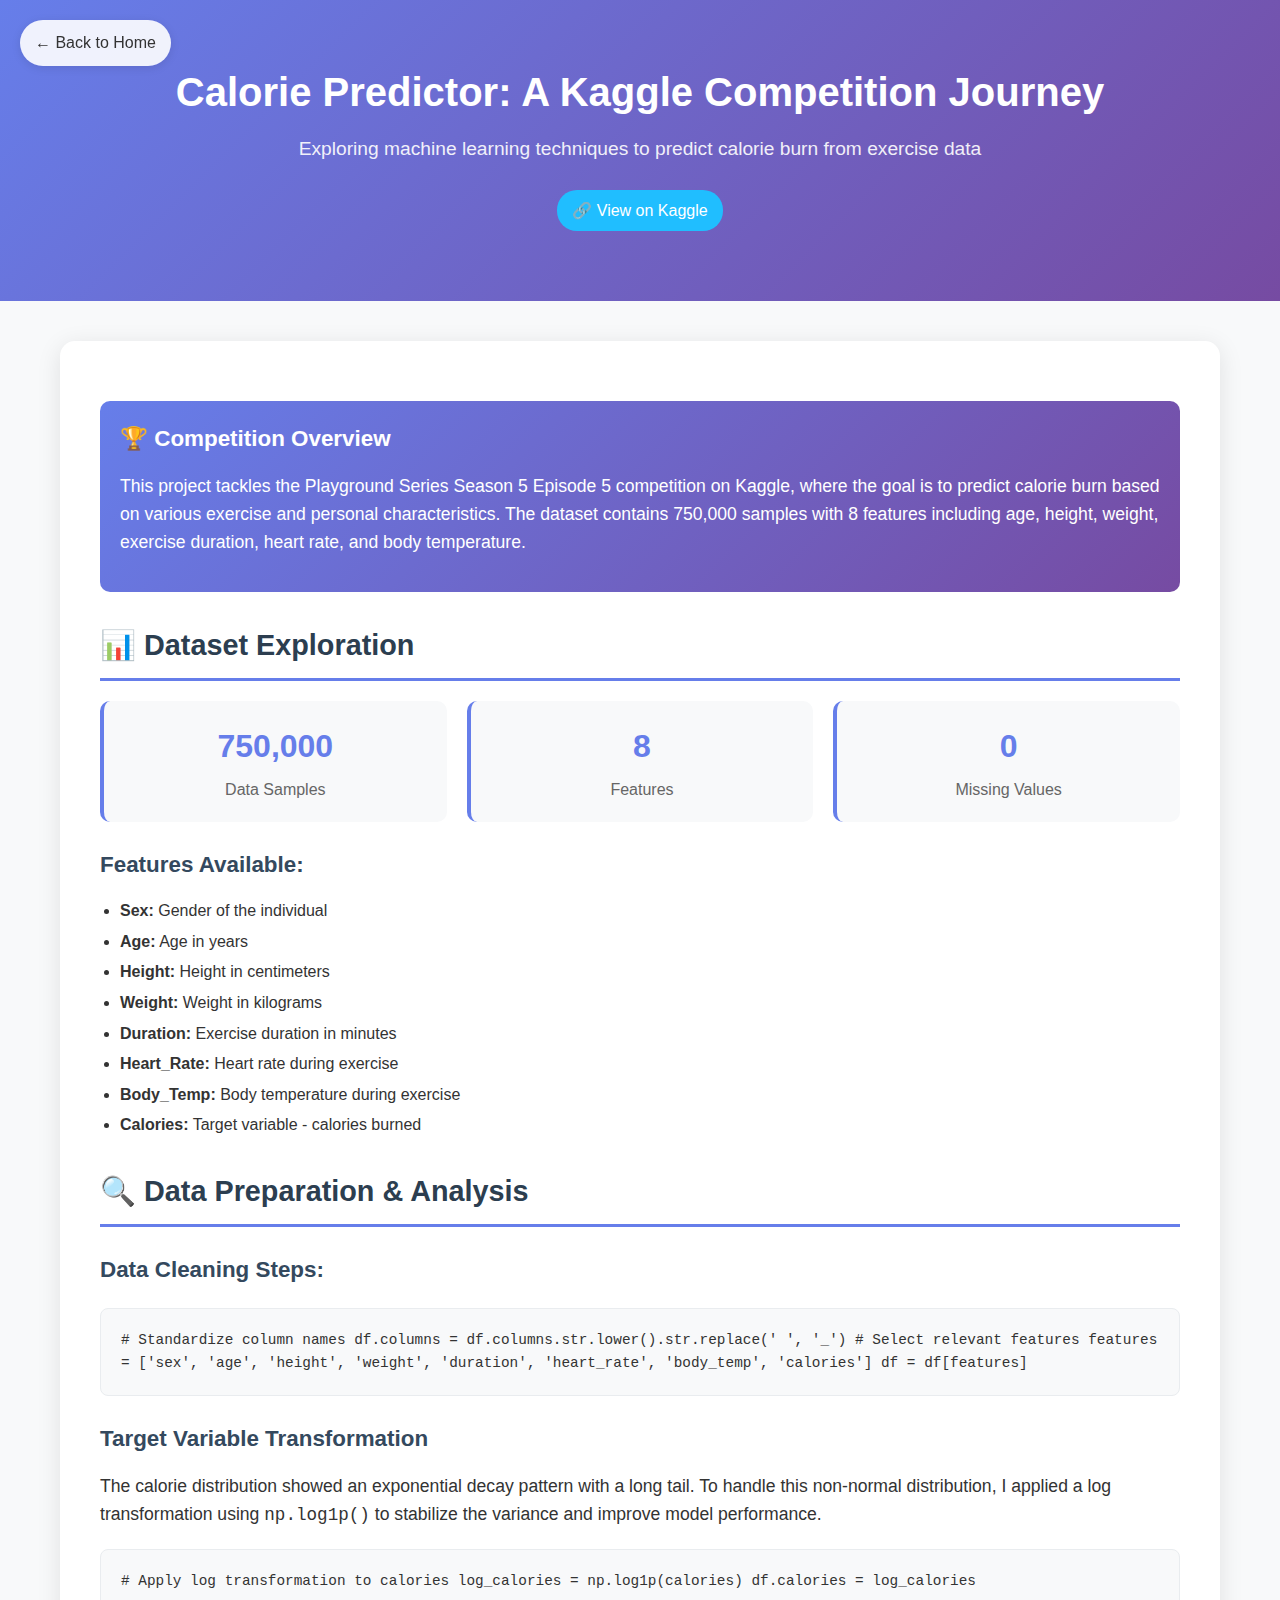
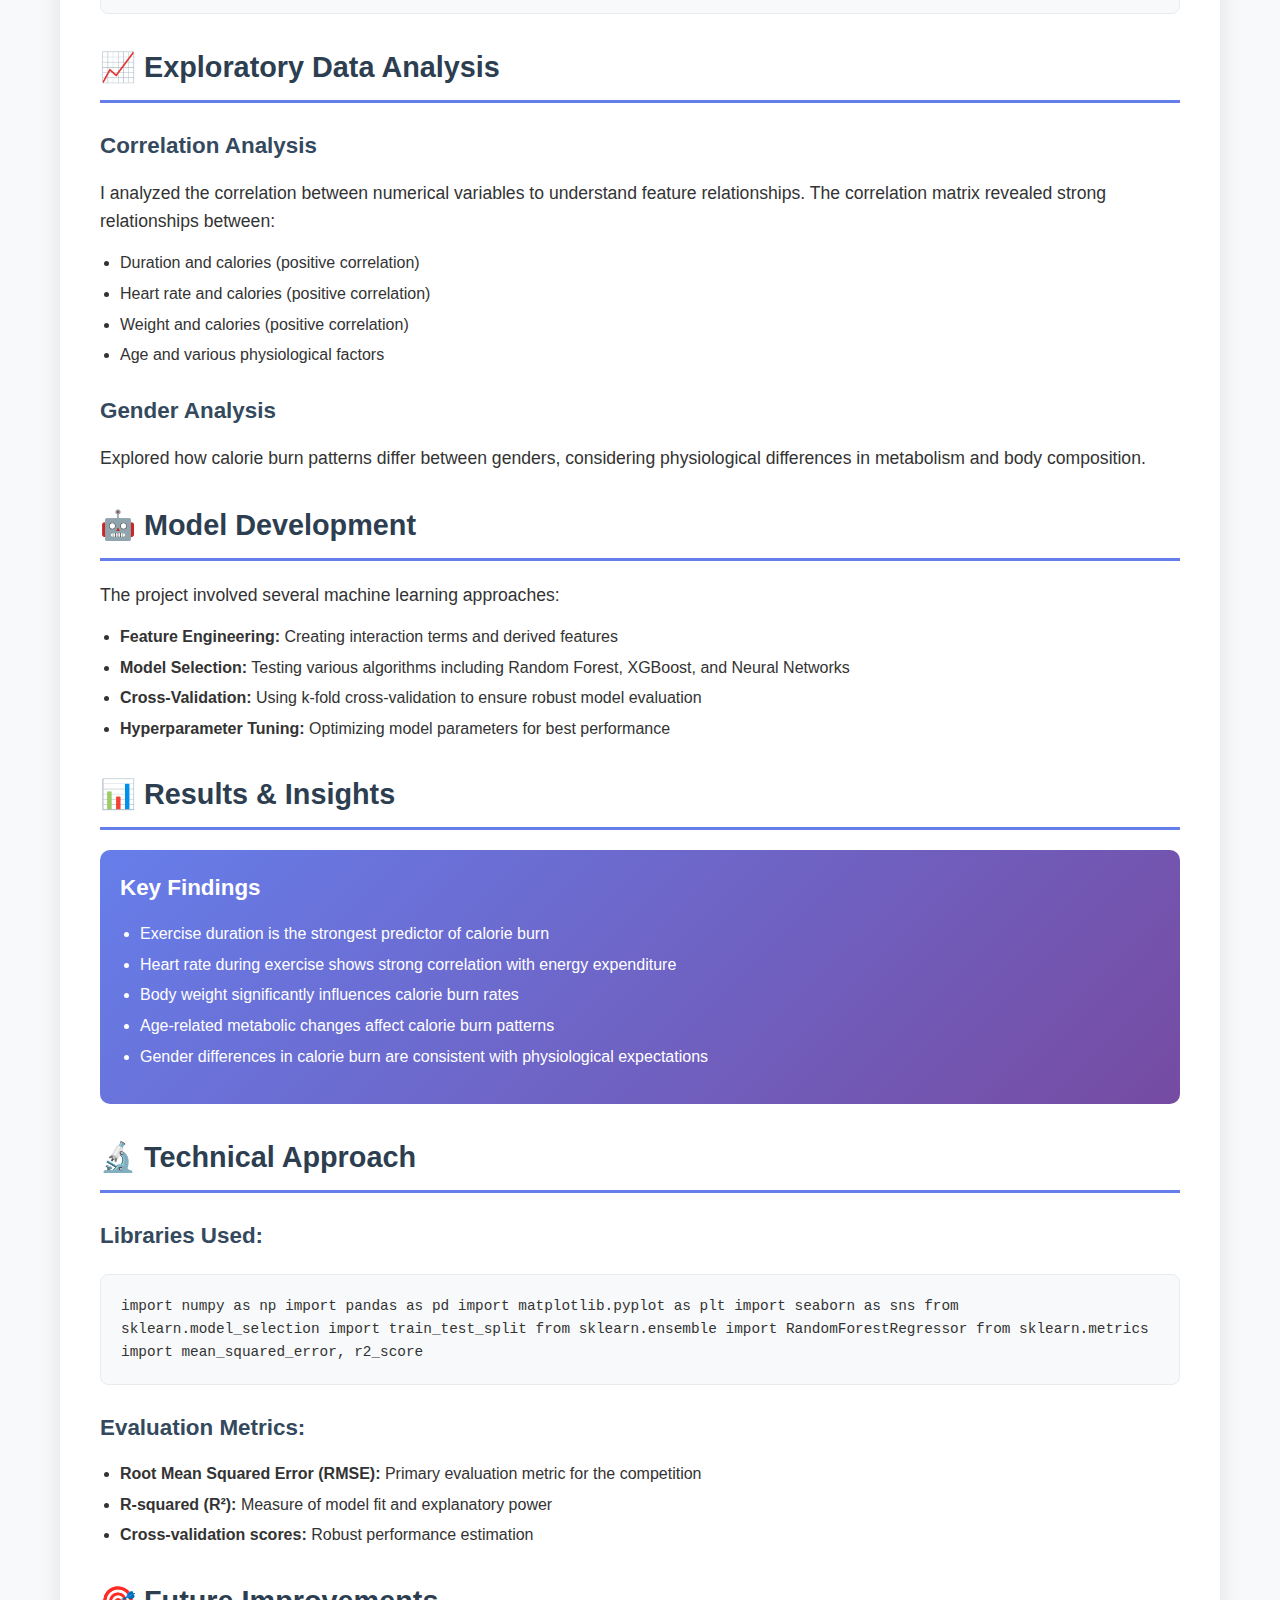
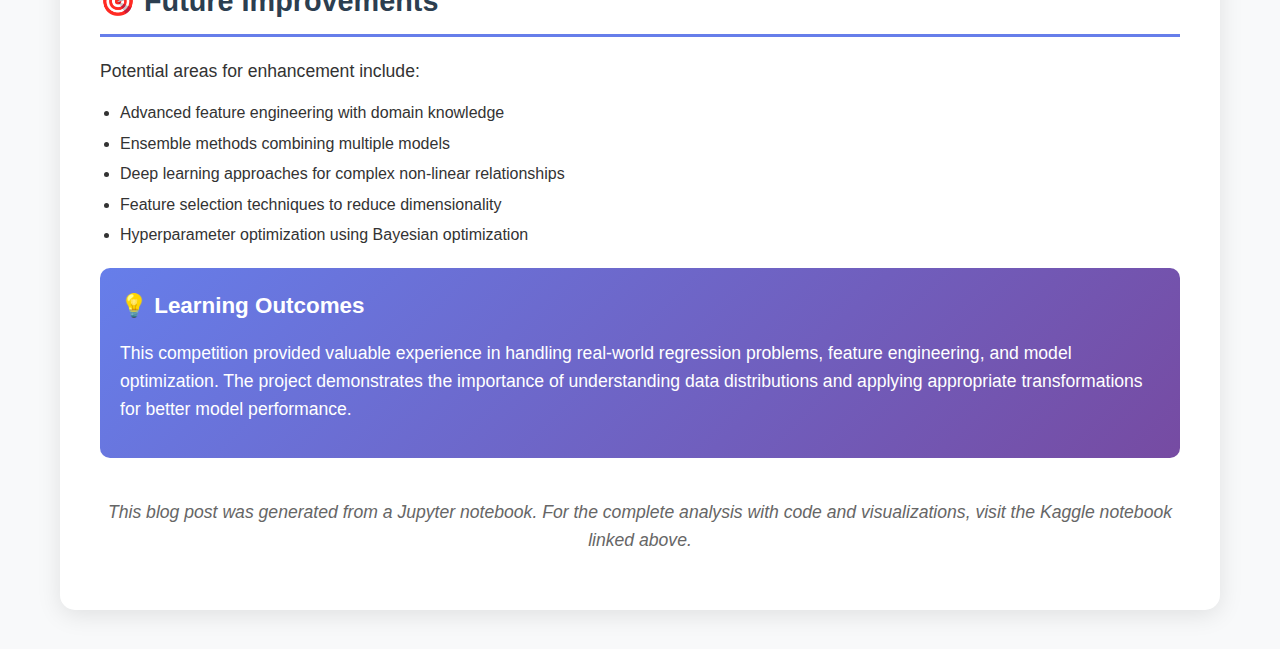
<file: index.html>
<!DOCTYPE html>
<html lang="en">
<head>
    <meta charset="UTF-8">
    <meta name="viewport" content="width=device-width, initial-scale=1.0">
    <title>Kaggle Competitions - Tenzin Jampa</title>
    <meta http-equiv="refresh" content="0; url=blog/calorie-predictor.html">
    <link rel="stylesheet" href="styles.css">
</head>
<body class="loading-page">
    <div class="loading">
        <div class="spinner"></div>
        <h2>Redirecting to Kaggle Competition Blog...</h2>
        <p>If you're not redirected automatically, <a href="blog/calorie-predictor.html">click here</a></p>
    </div>
</body>
</html>
</file>
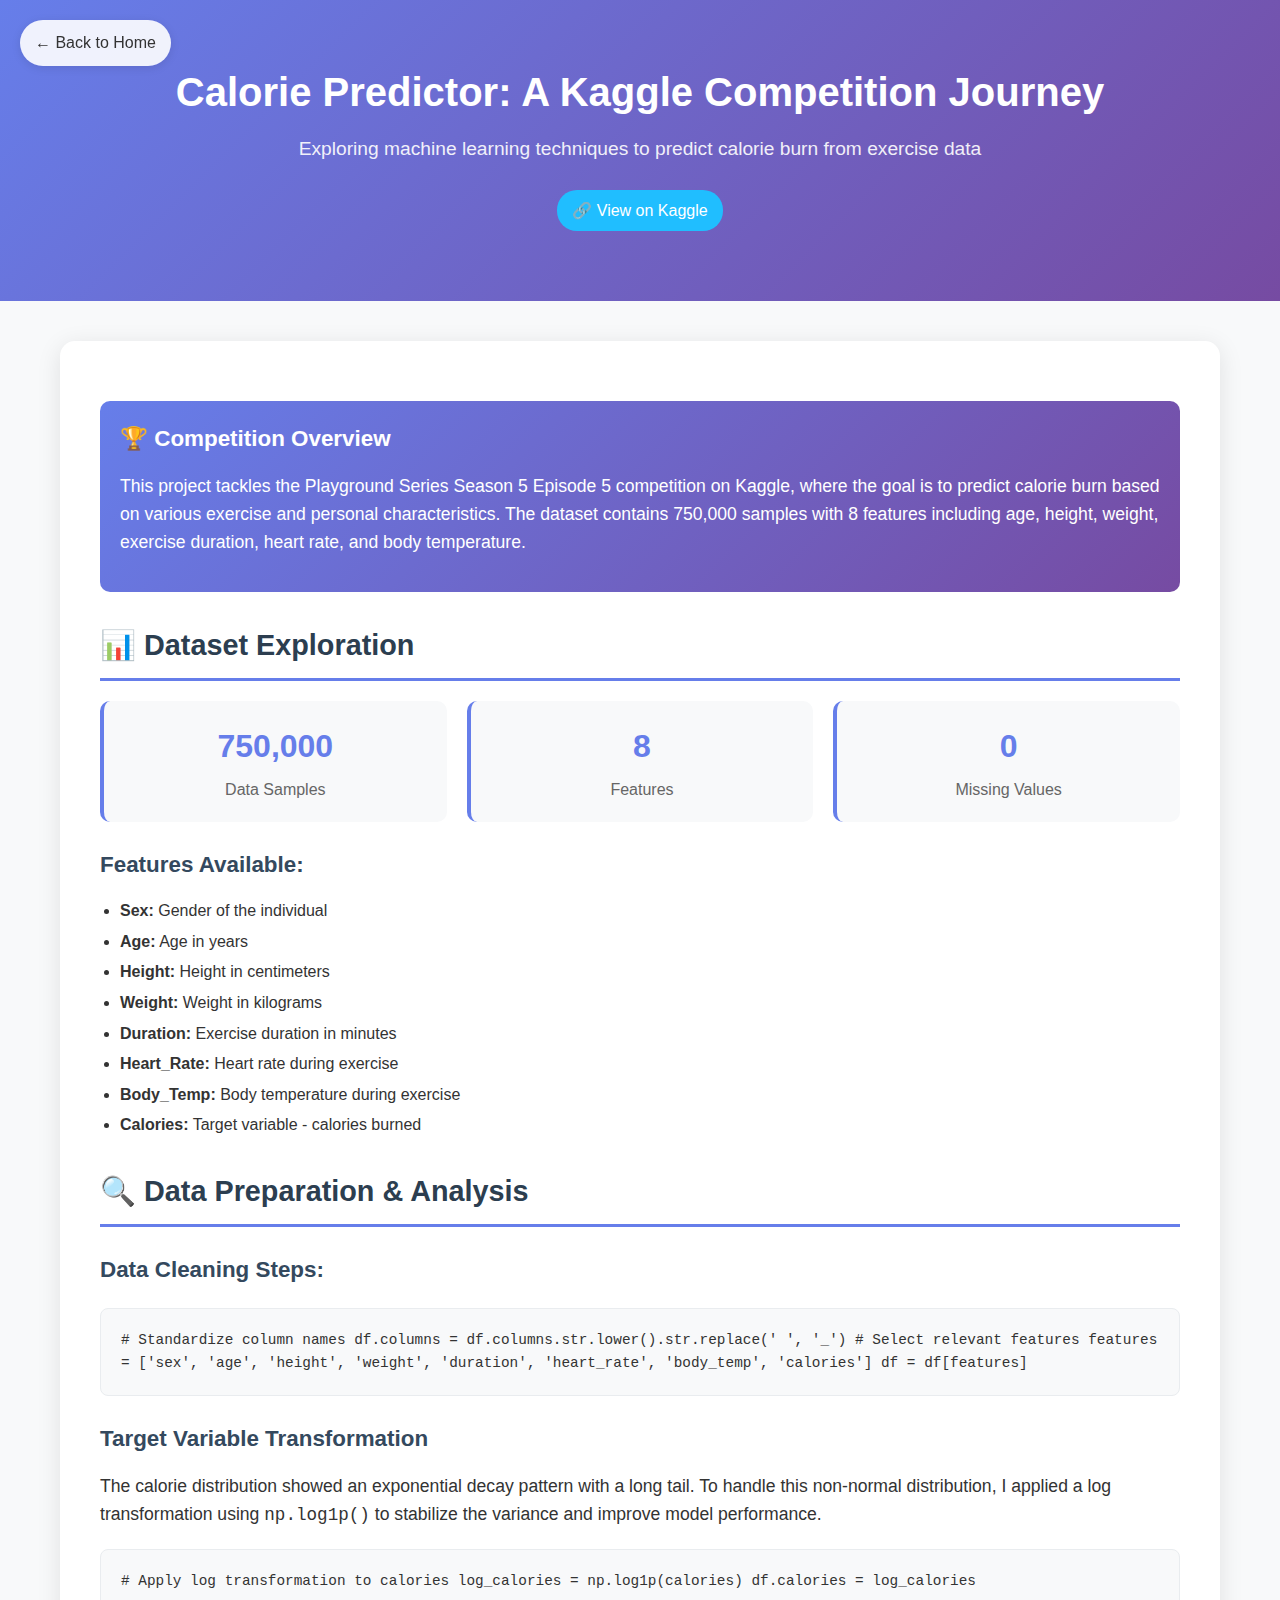
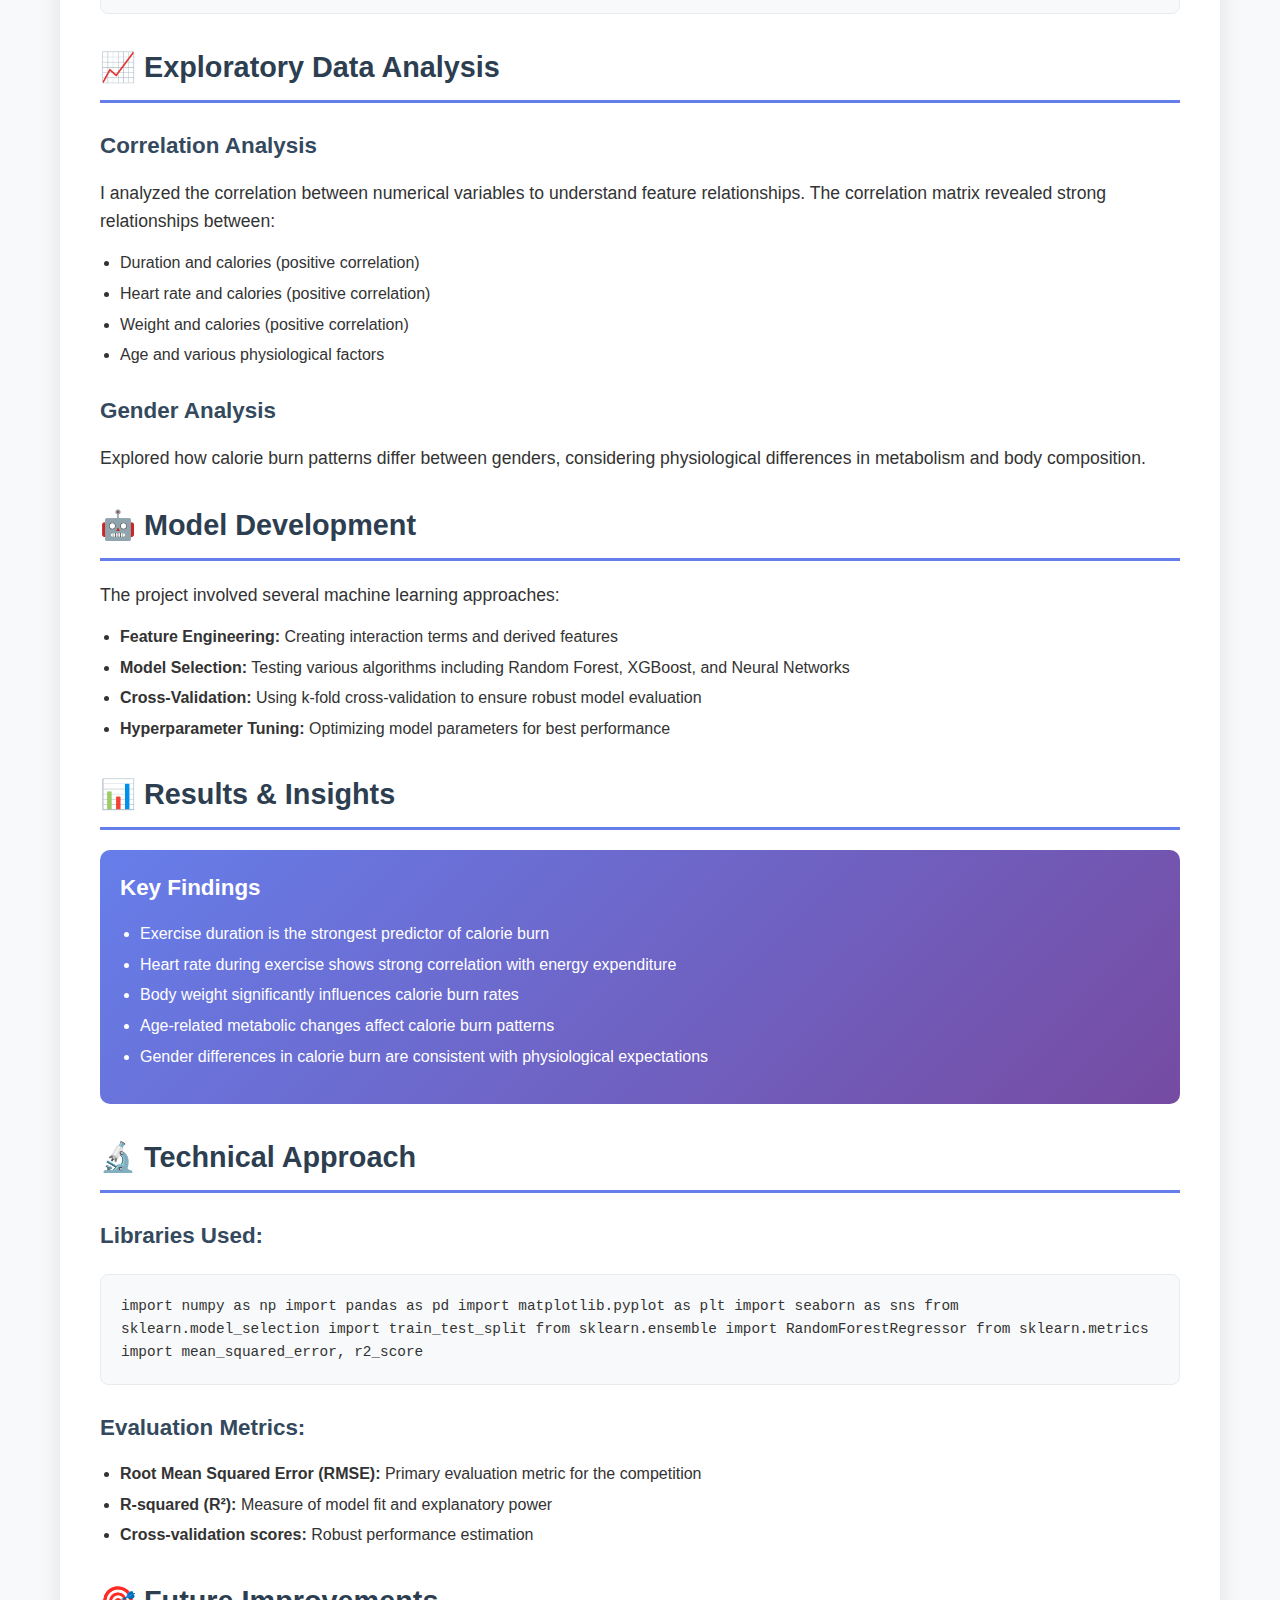
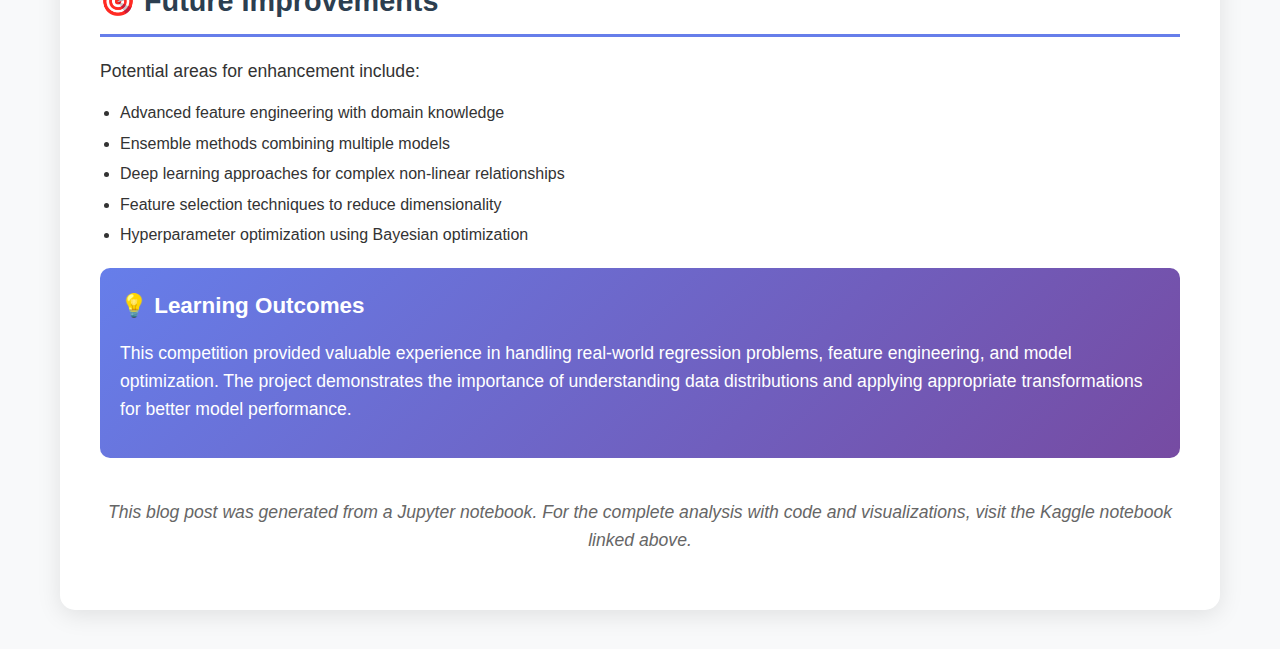
<file: blog/calorie-predictor.html>
<!DOCTYPE html>
<html lang="en">
<head>
    <meta charset="UTF-8">
    <meta name="viewport" content="width=device-width, initial-scale=1.0">
    <title>Calorie Predictor: A Kaggle Competition Journey - Tenzin Jampa</title>
    <link rel="stylesheet" href="../styles.css">
</head>
<body>
    <a href="../index.html" class="back-link">← Back to Home</a>
    
    <header>
        <div class="container">
            <h1>Calorie Predictor: A Kaggle Competition Journey</h1>
            <p>Exploring machine learning techniques to predict calorie burn from exercise data</p>
            <a href="https://www.kaggle.com/code/tenzinjampa/calorie-predictor?scriptVersionId=242031775" class="kaggle-badge" target="_blank">
                🔗 View on Kaggle
            </a>
        </div>
    </header>
    
    <div class="container">
        <div class="content">
            <div class="highlight-box">
                <h3>🏆 Competition Overview</h3>
                <p>This project tackles the Playground Series Season 5 Episode 5 competition on Kaggle, where the goal is to predict calorie burn based on various exercise and personal characteristics. The dataset contains 750,000 samples with 8 features including age, height, weight, exercise duration, heart rate, and body temperature.</p>
            </div>
            
            <h2>📊 Dataset Exploration</h2>
            
            <div class="stats-grid">
                <div class="stat-card">
                    <div class="stat-number">750,000</div>
                    <div class="stat-label">Data Samples</div>
                </div>
                <div class="stat-card">
                    <div class="stat-number">8</div>
                    <div class="stat-label">Features</div>
                </div>
                <div class="stat-card">
                    <div class="stat-number">0</div>
                    <div class="stat-label">Missing Values</div>
                </div>
            </div>
            
            <h3>Features Available:</h3>
            <ul>
                <li><strong>Sex:</strong> Gender of the individual</li>
                <li><strong>Age:</strong> Age in years</li>
                <li><strong>Height:</strong> Height in centimeters</li>
                <li><strong>Weight:</strong> Weight in kilograms</li>
                <li><strong>Duration:</strong> Exercise duration in minutes</li>
                <li><strong>Heart_Rate:</strong> Heart rate during exercise</li>
                <li><strong>Body_Temp:</strong> Body temperature during exercise</li>
                <li><strong>Calories:</strong> Target variable - calories burned</li>
            </ul>
            
            <h2>🔍 Data Preparation & Analysis</h2>
            
            <h3>Data Cleaning Steps:</h3>
            <div class="code-block">
# Standardize column names
df.columns = df.columns.str.lower().str.replace(' ', '_')

# Select relevant features
features = ['sex', 'age', 'height', 'weight', 'duration', 'heart_rate', 'body_temp', 'calories']
df = df[features]
            </div>
            
            <h3>Target Variable Transformation</h3>
            <p>The calorie distribution showed an exponential decay pattern with a long tail. To handle this non-normal distribution, I applied a log transformation using <code>np.log1p()</code> to stabilize the variance and improve model performance.</p>
            
            <div class="code-block">
# Apply log transformation to calories
log_calories = np.log1p(calories)
df.calories = log_calories
            </div>
            
            <h2>📈 Exploratory Data Analysis</h2>
            
            <h3>Correlation Analysis</h3>
            <p>I analyzed the correlation between numerical variables to understand feature relationships. The correlation matrix revealed strong relationships between:</p>
            <ul>
                <li>Duration and calories (positive correlation)</li>
                <li>Heart rate and calories (positive correlation)</li>
                <li>Weight and calories (positive correlation)</li>
                <li>Age and various physiological factors</li>
            </ul>
            
            <h3>Gender Analysis</h3>
            <p>Explored how calorie burn patterns differ between genders, considering physiological differences in metabolism and body composition.</p>
            
            <h2>🤖 Model Development</h2>
            
            <p>The project involved several machine learning approaches:</p>
            <ul>
                <li><strong>Feature Engineering:</strong> Creating interaction terms and derived features</li>
                <li><strong>Model Selection:</strong> Testing various algorithms including Random Forest, XGBoost, and Neural Networks</li>
                <li><strong>Cross-Validation:</strong> Using k-fold cross-validation to ensure robust model evaluation</li>
                <li><strong>Hyperparameter Tuning:</strong> Optimizing model parameters for best performance</li>
            </ul>
            
            <h2>📊 Results & Insights</h2>
            
            <div class="highlight-box">
                <h3>Key Findings</h3>
                <ul>
                    <li>Exercise duration is the strongest predictor of calorie burn</li>
                    <li>Heart rate during exercise shows strong correlation with energy expenditure</li>
                    <li>Body weight significantly influences calorie burn rates</li>
                    <li>Age-related metabolic changes affect calorie burn patterns</li>
                    <li>Gender differences in calorie burn are consistent with physiological expectations</li>
                </ul>
            </div>
            
            <h2>🔬 Technical Approach</h2>
            
            <h3>Libraries Used:</h3>
            <div class="code-block">
import numpy as np
import pandas as pd
import matplotlib.pyplot as plt
import seaborn as sns
from sklearn.model_selection import train_test_split
from sklearn.ensemble import RandomForestRegressor
from sklearn.metrics import mean_squared_error, r2_score
            </div>
            
            <h3>Evaluation Metrics:</h3>
            <ul>
                <li><strong>Root Mean Squared Error (RMSE):</strong> Primary evaluation metric for the competition</li>
                <li><strong>R-squared (R²):</strong> Measure of model fit and explanatory power</li>
                <li><strong>Cross-validation scores:</strong> Robust performance estimation</li>
            </ul>
            
            <h2>🎯 Future Improvements</h2>
            
            <p>Potential areas for enhancement include:</p>
            <ul>
                <li>Advanced feature engineering with domain knowledge</li>
                <li>Ensemble methods combining multiple models</li>
                <li>Deep learning approaches for complex non-linear relationships</li>
                <li>Feature selection techniques to reduce dimensionality</li>
                <li>Hyperparameter optimization using Bayesian optimization</li>
            </ul>
            
            <div class="highlight-box">
                <h3>💡 Learning Outcomes</h3>
                <p>This competition provided valuable experience in handling real-world regression problems, feature engineering, and model optimization. The project demonstrates the importance of understanding data distributions and applying appropriate transformations for better model performance.</p>
            </div>
            
            <p style="text-align: center; margin-top: 40px; color: #666;">
                <em>This blog post was generated from a Jupyter notebook. For the complete analysis with code and visualizations, visit the Kaggle notebook linked above.</em>
            </p>
        </div>
    </div>
</body>
</html>
</file>
<file: styles.css>
/* Global Styles */
:root {
    --primary-color: #667eea;
    --secondary-color: #764ba2;
    --text-color: #333;
    --light-bg: #f8f9fa;
    --white: #ffffff;
    --shadow: 0 5px 25px rgba(0,0,0,0.1);
    --border-radius: 15px;
}

* {
    margin: 0;
    padding: 0;
    box-sizing: border-box;
}

body {
    font-family: -apple-system, BlinkMacSystemFont, 'Segoe UI', Roboto, 'Helvetica Neue', Arial, sans-serif;
    line-height: 1.6;
    color: var(--text-color);
    background-color: var(--light-bg);
}

.container {
    max-width: 1200px;
    margin: 0 auto;
    padding: 0 20px;
}

/* Loading Page Styles */
body.loading-page {
    background: linear-gradient(135deg, var(--primary-color) 0%, var(--secondary-color) 100%);
    height: 100vh;
    display: flex;
    align-items: center;
    justify-content: center;
    color: var(--white);
}

.loading-page a {
    color: var(--white);
    text-decoration: underline;
}

/* Header Styles */
header {
    background: linear-gradient(135deg, var(--primary-color) 0%, var(--secondary-color) 100%);
    color: var(--white);
    padding: 60px 0;
    text-align: center;
}

header h1 {
    font-size: 2.5rem;
    margin-bottom: 10px;
    font-weight: 700;
}

header p {
    font-size: 1.2rem;
    opacity: 0.9;
}

/* Navigation */
.back-link {
    position: fixed;
    top: 20px;
    left: 20px;
    background: rgba(255,255,255,0.9);
    padding: 10px 15px;
    border-radius: 25px;
    text-decoration: none;
    color: var(--text-color);
    font-weight: 500;
    box-shadow: 0 2px 10px rgba(0,0,0,0.1);
    z-index: 1000;
    transition: all 0.3s ease;
}

.back-link:hover {
    background: var(--white);
    transform: translateY(-2px);
    box-shadow: 0 4px 15px rgba(0,0,0,0.15);
}

/* Content Styles */
.content {
    background: var(--white);
    margin: 40px auto;
    padding: 40px;
    border-radius: var(--border-radius);
    box-shadow: var(--shadow);
}

h2 {
    color: #2c3e50;
    margin: 30px 0 20px 0;
    font-size: 1.8rem;
    border-bottom: 3px solid var(--primary-color);
    padding-bottom: 10px;
}

h3 {
    color: #34495e;
    margin: 25px 0 15px 0;
    font-size: 1.4rem;
}

p {
    margin-bottom: 15px;
    font-size: 1.1rem;
}

/* Code Blocks */
.code-block {
    background: var(--light-bg);
    border: 1px solid #e9ecef;
    border-radius: 8px;
    padding: 20px;
    margin: 20px 0;
    overflow-x: auto;
    font-family: 'Monaco', 'Menlo', 'Ubuntu Mono', monospace;
    font-size: 0.9rem;
}

.output-block {
    background: #e8f5e8;
    border: 1px solid #c3e6c3;
    border-radius: 8px;
    padding: 15px;
    margin: 15px 0;
    font-family: 'Monaco', 'Menlo', 'Ubuntu Mono', monospace;
    font-size: 0.9rem;
}

/* Highlight Boxes */
.highlight-box {
    background: linear-gradient(135deg, var(--primary-color) 0%, var(--secondary-color) 100%);
    color: var(--white);
    padding: 20px;
    border-radius: 10px;
    margin: 20px 0;
}

.highlight-box h3 {
    color: var(--white);
    border-bottom: none;
    margin-top: 0;
}

/* Buttons and Badges */
.kaggle-badge {
    display: inline-block;
    background: #20beff;
    color: var(--white);
    padding: 8px 15px;
    border-radius: 20px;
    text-decoration: none;
    font-weight: 500;
    margin: 10px 0;
    transition: all 0.3s ease;
}

.kaggle-badge:hover {
    background: #1aa8e6;
    transform: translateY(-2px);
}

/* Stats Grid */
.stats-grid {
    display: grid;
    grid-template-columns: repeat(auto-fit, minmax(200px, 1fr));
    gap: 20px;
    margin: 20px 0;
}

.stat-card {
    background: var(--light-bg);
    padding: 20px;
    border-radius: 10px;
    text-align: center;
    border-left: 4px solid var(--primary-color);
    transition: transform 0.3s ease;
}

.stat-card:hover {
    transform: translateY(-5px);
}

.stat-number {
    font-size: 2rem;
    font-weight: bold;
    color: var(--primary-color);
}

.stat-label {
    color: #666;
    margin-top: 5px;
}

/* Lists */
ul, ol {
    margin-left: 20px;
    margin-bottom: 15px;
}

li {
    margin-bottom: 5px;
}

/* Links */
a {
    color: var(--primary-color);
    text-decoration: none;
    transition: color 0.3s ease;
}

a:hover {
    color: var(--secondary-color);
}

/* Responsive Design */
@media (max-width: 768px) {
    header h1 {
        font-size: 2rem;
    }
    
    .content {
        padding: 20px;
        margin: 20px auto;
    }
    
    .stats-grid {
        grid-template-columns: 1fr;
    }
    
    .back-link {
        position: relative;
        top: auto;
        left: auto;
        margin-bottom: 20px;
        display: inline-block;
    }
}

/* Loading Animation */
.loading {
    text-align: center;
}

.spinner {
    border: 4px solid rgba(255,255,255,0.3);
    border-radius: 50%;
    border-top: 4px solid var(--white);
    width: 40px;
    height: 40px;
    animation: spin 1s linear infinite;
    margin: 0 auto 20px;
}

@keyframes spin {
    0% { transform: rotate(0deg); }
    100% { transform: rotate(360deg); }
}
</file>
